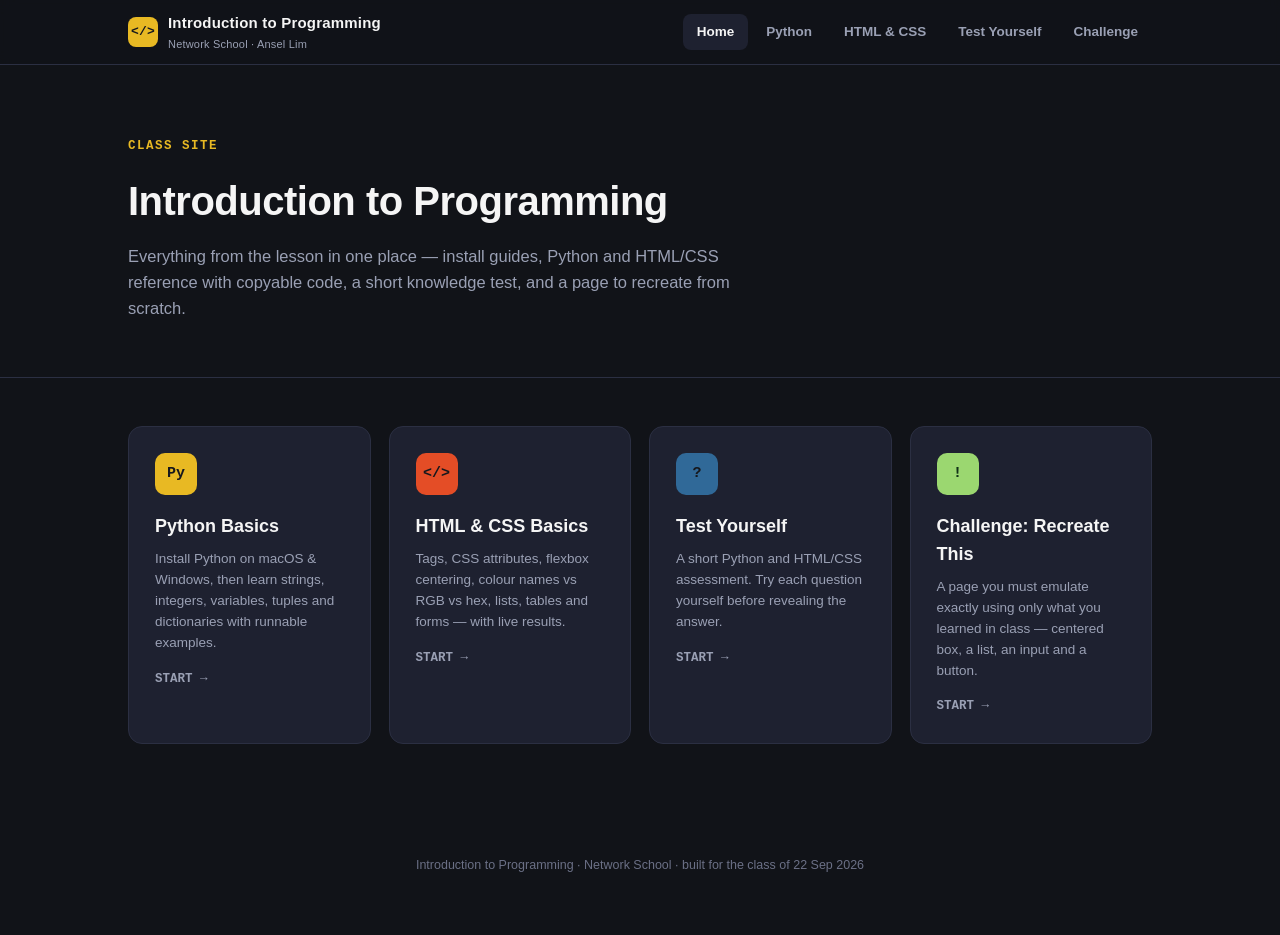
<file: index.html>
<!DOCTYPE html>
<html lang="en">
<head>
<meta charset="UTF-8">
<meta name="viewport" content="width=device-width, initial-scale=1.0">
<title>Introduction to Programming — Network School</title>
<link rel="stylesheet" href="css/style.css">
</head>
<body>

<nav class="site-nav">
  <div class="wrap">
    <div class="brand">
      <div class="tag">&lt;/&gt;</div>
      <div>Introduction to Programming<small>Network School · Ansel Lim</small></div>
    </div>
    <div class="nav-links">
      <a href="index.html" class="active">Home</a>
      <a href="python.html">Python</a>
      <a href="html.html">HTML &amp; CSS</a>
      <a href="test.html">Test Yourself</a>
      <a href="challenge.html">Challenge</a>
    </div>
  </div>
</nav>

<header class="hero">
  <div class="wrap">
    <div class="kicker">Class Site</div>
    <h1 class="page-title">Introduction to Programming</h1>
    <p class="lede">Everything from the lesson in one place — install guides, Python and HTML/CSS reference with copyable code, a short knowledge test, and a page to recreate from scratch.</p>
  </div>
</header>

<main class="wrap">
  <div class="card-grid">

    <a class="nav-card" href="python.html">
      <div class="icon" style="background:#E8B923;">Py</div>
      <h3>Python Basics</h3>
      <p>Install Python on macOS &amp; Windows, then learn strings, integers, variables, tuples and dictionaries with runnable examples.</p>
      <div class="go">START →</div>
    </a>

    <a class="nav-card" href="html.html">
      <div class="icon" style="background:#E44D26;">&lt;/&gt;</div>
      <h3>HTML &amp; CSS Basics</h3>
      <p>Tags, CSS attributes, flexbox centering, colour names vs RGB vs hex, lists, tables and forms — with live results.</p>
      <div class="go">START →</div>
    </a>

    <a class="nav-card" href="test.html">
      <div class="icon" style="background:#306998;">?</div>
      <h3>Test Yourself</h3>
      <p>A short Python and HTML/CSS assessment. Try each question yourself before revealing the answer.</p>
      <div class="go">START →</div>
    </a>

    <a class="nav-card" href="challenge.html">
      <div class="icon" style="background:#9bd770;color:#113018;">!</div>
      <h3>Challenge: Recreate This</h3>
      <p>A page you must emulate exactly using only what you learned in class — centered box, a list, an input and a button.</p>
      <div class="go">START →</div>
    </a>

  </div>
</main>

<footer>
  Introduction to Programming · Network School · built for the class of 22 Sep 2026
</footer>

<script src="js/script.js"></script>
</body>
</html>
</file>
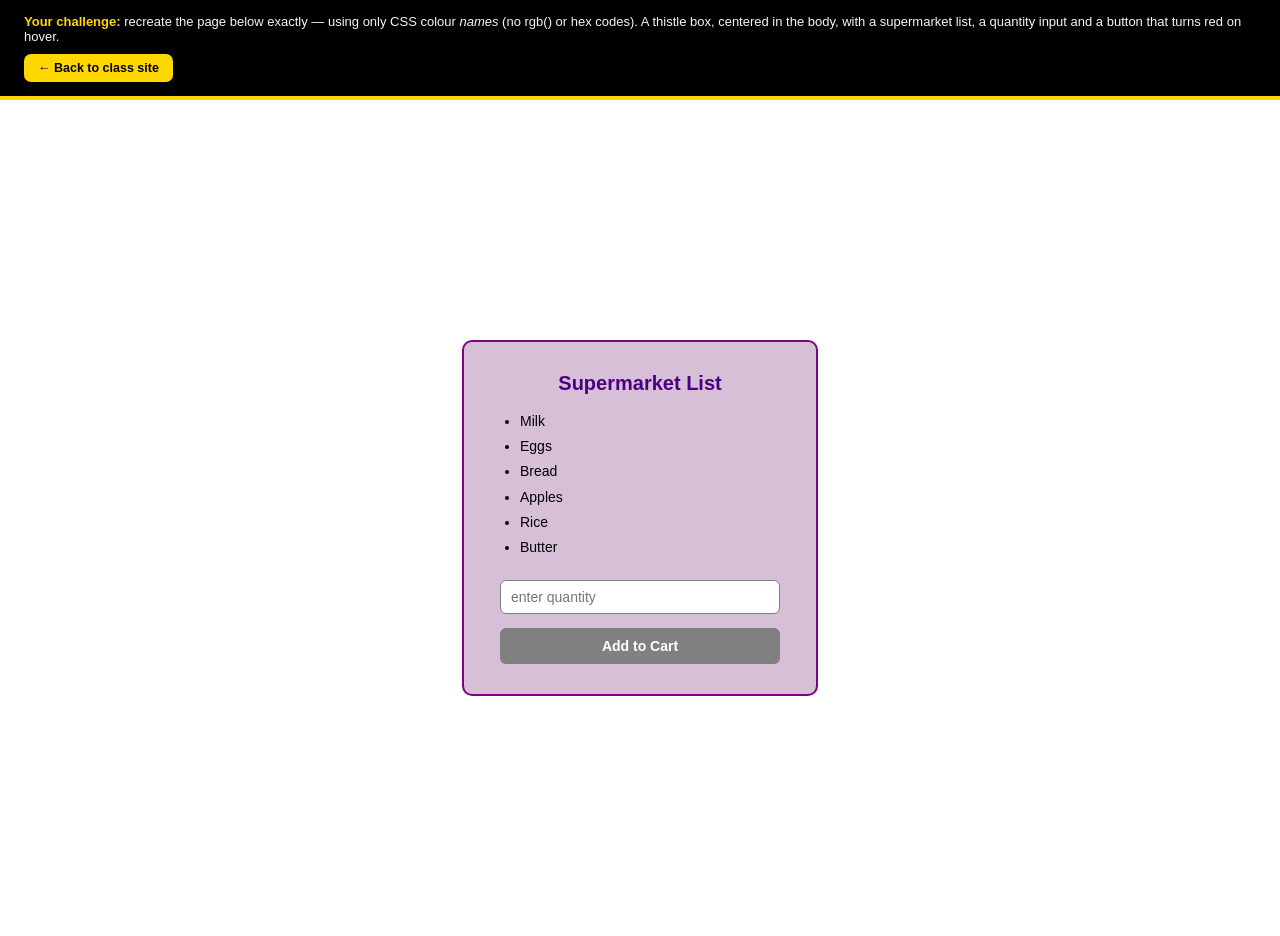
<file: challenge.html>
<!DOCTYPE html>
<html lang="en">
<head>
<meta charset="UTF-8">
<meta name="viewport" content="width=device-width, initial-scale=1.0">
<title>Challenge: Recreate This Page — Introduction to Programming</title>
<style>
  /* ---- instruction banner (site chrome, not part of the target page) ---- */
  .challenge-banner {
    font-family: -apple-system, "Segoe UI", Arial, Helvetica, sans-serif;
    background-color: black;
    color: whitesmoke;
    padding: 14px 24px;
    font-size: 13px;
    border-bottom: 4px solid gold;
    display: flex;
    align-items: center;
    justify-content: space-between;
    flex-wrap: wrap;
    gap: 10px;
  }
  .challenge-banner strong { color: gold; }
  .challenge-banner a.home-link {
    background-color: gold;
    color: black;
    padding: 7px 14px;
    border-radius: 7px;
    font-weight: bold;
    font-size: 12.5px;
    text-decoration: none;
    font-family: -apple-system, "Segoe UI", Arial, Helvetica, sans-serif;
  }

  /* =========================================================
     TARGET PAGE — this is what students must recreate exactly.
     (In your own file, these rules go on the <body> itself —
     they're written on .target-page here only so the challenge
     banner above can share this one page.)
     Only HTML colour NAMES are used below (no rgb() or hex).
     ========================================================= */
  body { margin: 0; }

  .target-page {
    background-color: white;
    display: flex;
    justify-content: center;
    align-items: center;
    min-height: calc(100vh - 64px);
    font-family: -apple-system, "Segoe UI", Arial, Helvetica, sans-serif;
  }

  .box {
    background-color: thistle;
    border: 2px solid purple;
    border-radius: 10px;
    padding: 30px 36px;
    width: 280px;
    text-align: center;
  }

  .box h2 {
    margin: 0 0 14px;
    color: indigo;
    font-size: 20px;
  }

  .box ul {
    text-align: left;
    margin: 0 0 20px;
    padding-left: 20px;
    color: black;
    font-size: 14px;
    line-height: 1.8;
  }

  .box input[type="number"] {
    width: 100%;
    padding: 8px 10px;
    margin-bottom: 14px;
    border: 1px solid gray;
    border-radius: 6px;
    font-size: 14px;
    box-sizing: border-box;
    background-color: white;
    color: black;
  }

  .box button {
    width: 100%;
    padding: 10px;
    background-color: gray;
    color: white;
    border: none;
    border-radius: 6px;
    font-size: 14px;
    font-weight: bold;
    cursor: pointer;
  }

  .box button:hover {
    background-color: red;
  }
</style>
</head>
<body>

<div class="challenge-banner">
  <div>
    <strong>Your challenge:</strong> recreate the page below exactly — using only CSS colour <em>names</em> (no rgb() or hex codes).
    A thistle box, centered in the body, with a supermarket list, a quantity input and a button that turns red on hover.
  </div>
  <a class="home-link" href="index.html">← Back to class site</a>
</div>

<div class="target-page">
  <div class="box">
    <h2>Supermarket List</h2>
    <ul>
      <li>Milk</li>
      <li>Eggs</li>
      <li>Bread</li>
      <li>Apples</li>
      <li>Rice</li>
      <li>Butter</li>
    </ul>
    <input type="number" placeholder="enter quantity" min="0" step="1">
    <button type="submit">Add to Cart</button>
  </div>
</div>

</body>
</html>
</file>
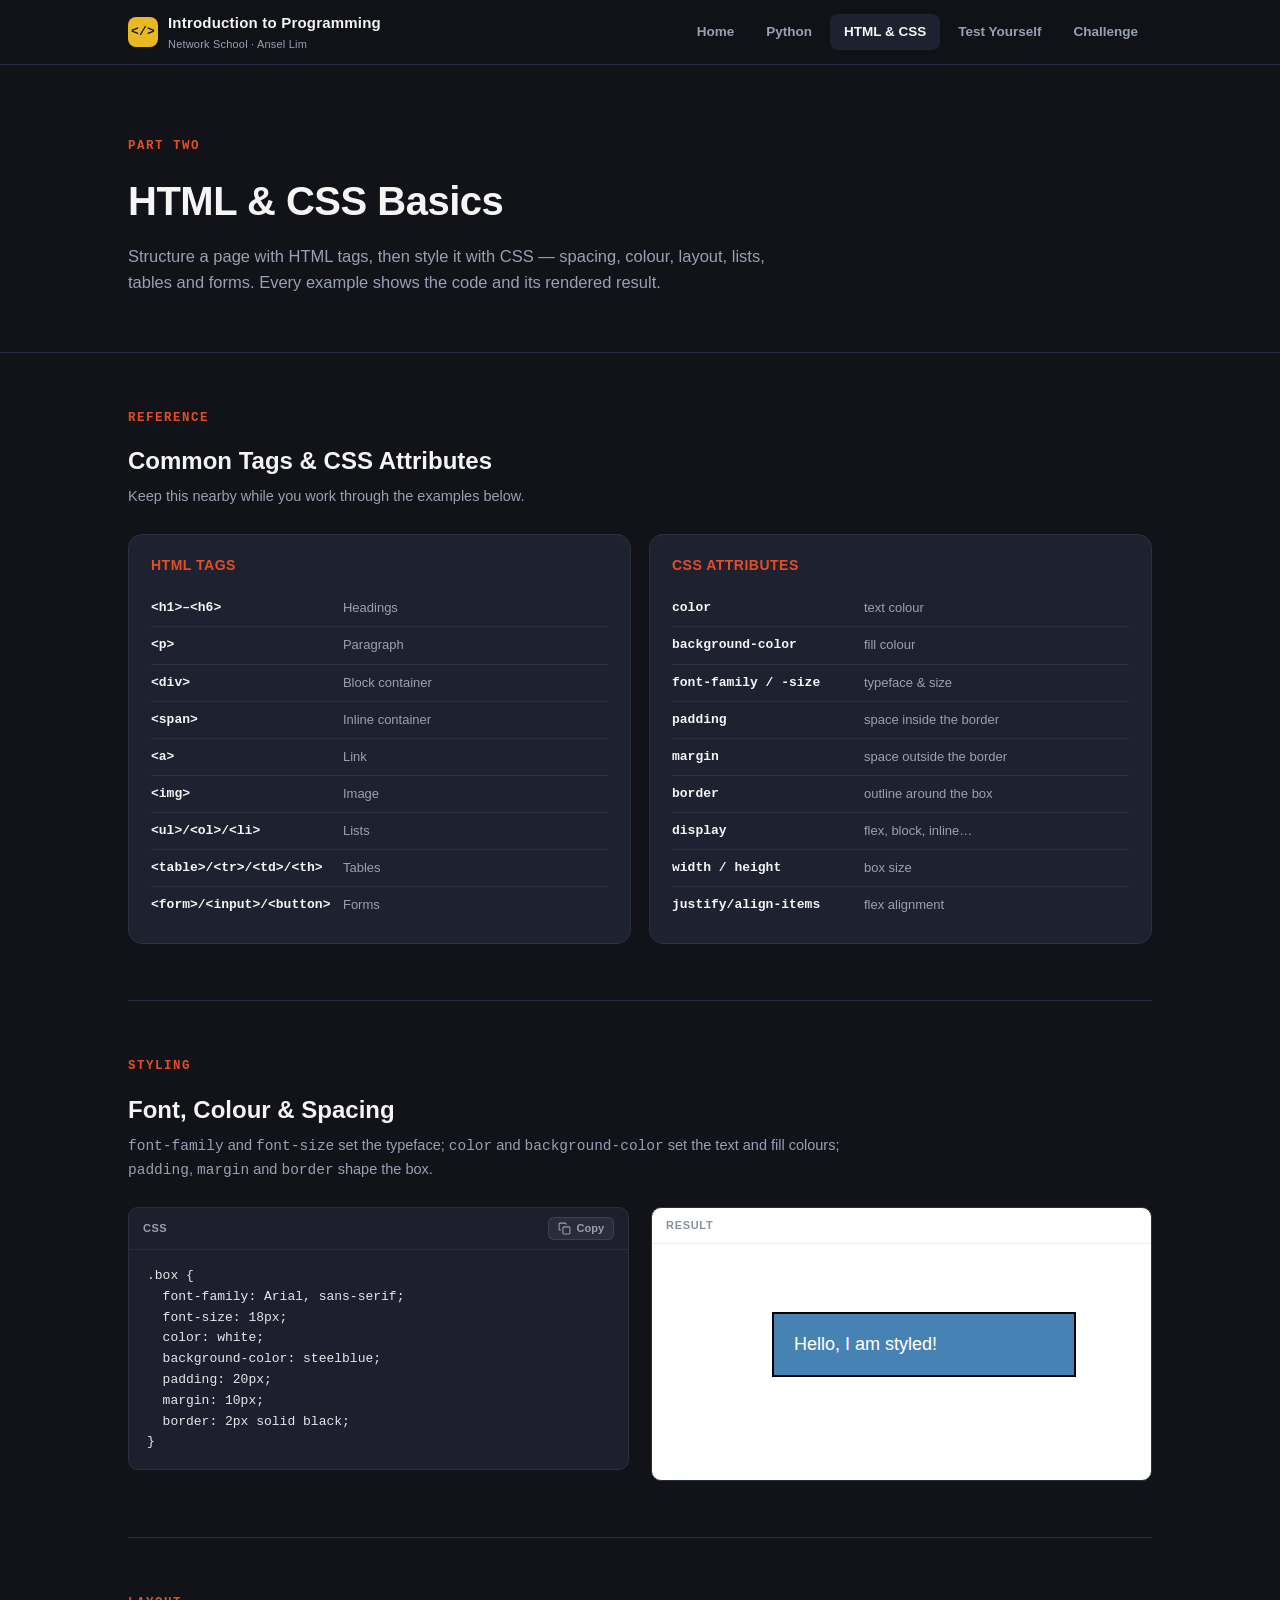
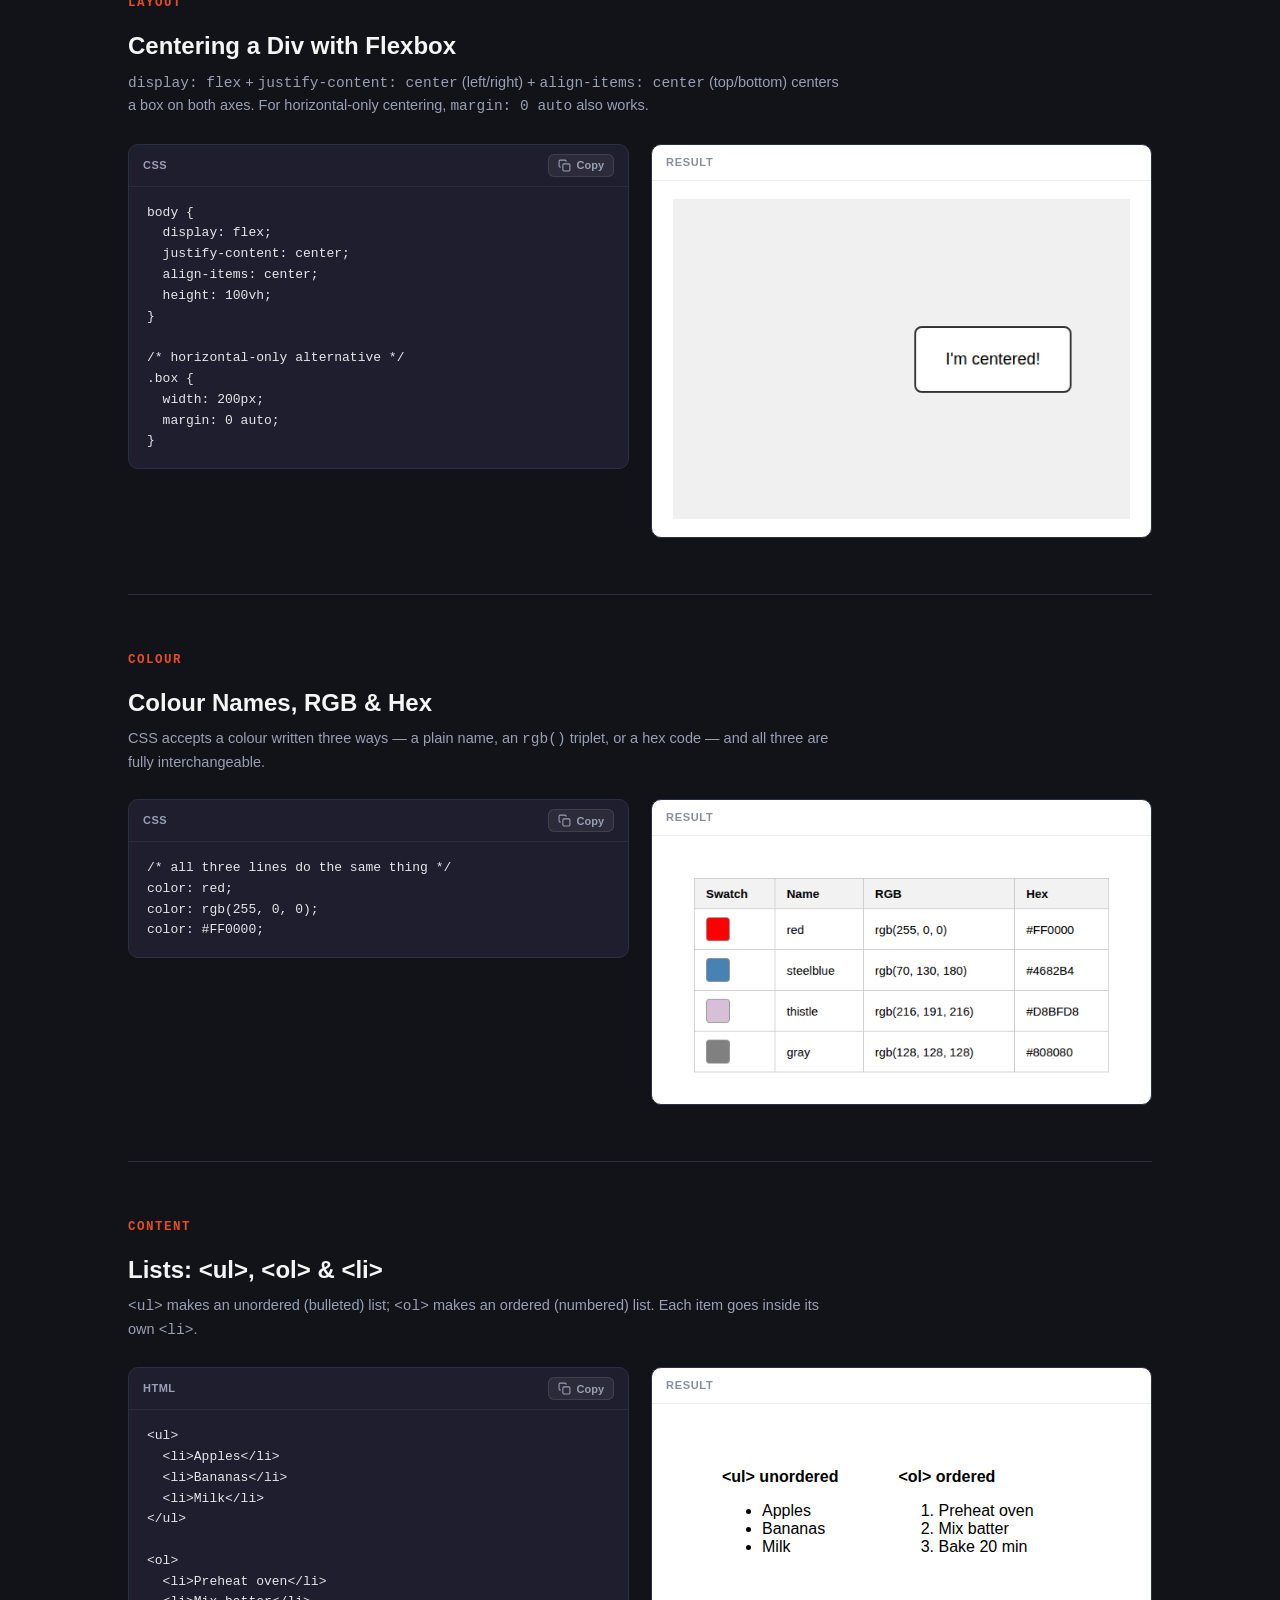
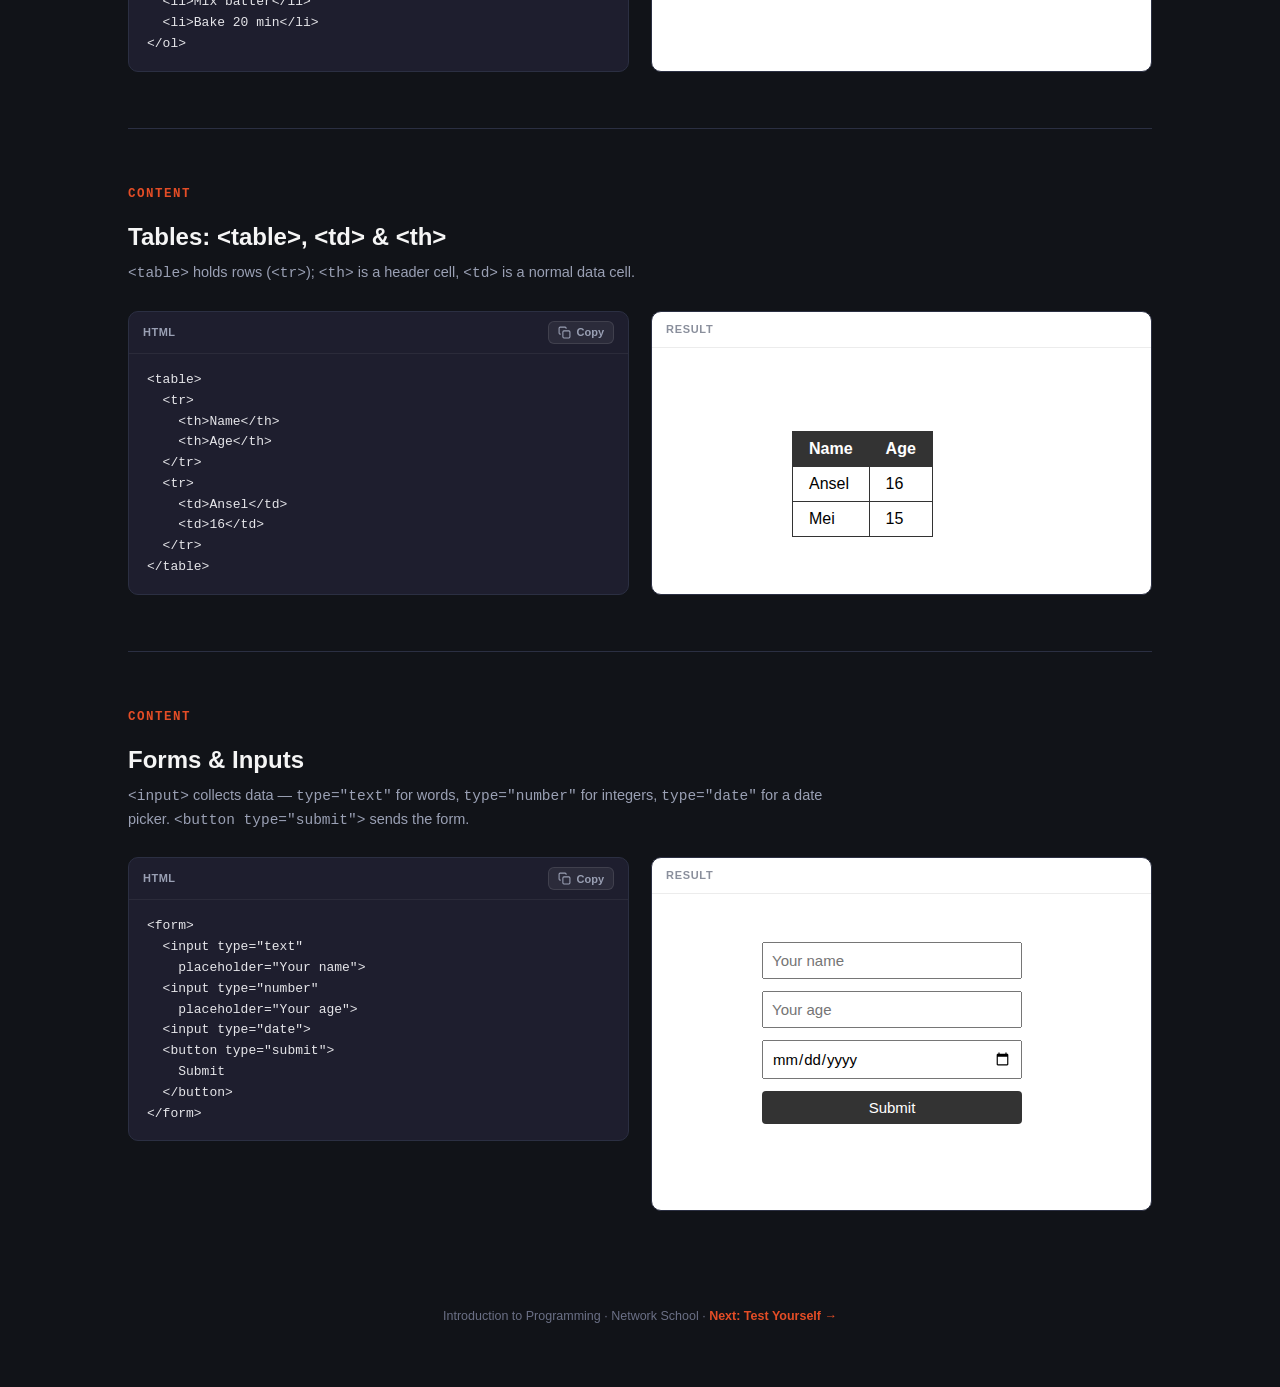
<file: html.html>
<!DOCTYPE html>
<html lang="en">
<head>
<meta charset="UTF-8">
<meta name="viewport" content="width=device-width, initial-scale=1.0">
<title>HTML &amp; CSS Basics — Introduction to Programming</title>
<link rel="stylesheet" href="css/style.css">
</head>
<body>

<nav class="site-nav">
  <div class="wrap">
    <div class="brand">
      <div class="tag">&lt;/&gt;</div>
      <div>Introduction to Programming<small>Network School · Ansel Lim</small></div>
    </div>
    <div class="nav-links">
      <a href="index.html">Home</a>
      <a href="python.html">Python</a>
      <a href="html.html" class="active">HTML &amp; CSS</a>
      <a href="test.html">Test Yourself</a>
      <a href="challenge.html">Challenge</a>
    </div>
  </div>
</nav>

<header class="hero">
  <div class="wrap">
    <div class="kicker orange">Part Two</div>
    <h1 class="page-title">HTML &amp; CSS Basics</h1>
    <p class="lede">Structure a page with HTML tags, then style it with CSS — spacing, colour, layout, lists, tables and forms. Every example shows the code and its rendered result.</p>
  </div>
</header>

<main class="wrap">

  <!-- ===================== REFERENCE ===================== -->
  <section class="lesson" id="reference">
    <div class="kicker orange">Reference</div>
    <h2>Common Tags &amp; CSS Attributes</h2>
    <p class="desc">Keep this nearby while you work through the examples below.</p>
    <div class="ref-table-wrap">
      <div class="ref-card">
        <h4>HTML Tags</h4>
        <table>
          <tr><td>&lt;h1&gt;–&lt;h6&gt;</td><td>Headings</td></tr>
          <tr><td>&lt;p&gt;</td><td>Paragraph</td></tr>
          <tr><td>&lt;div&gt;</td><td>Block container</td></tr>
          <tr><td>&lt;span&gt;</td><td>Inline container</td></tr>
          <tr><td>&lt;a&gt;</td><td>Link</td></tr>
          <tr><td>&lt;img&gt;</td><td>Image</td></tr>
          <tr><td>&lt;ul&gt;/&lt;ol&gt;/&lt;li&gt;</td><td>Lists</td></tr>
          <tr><td>&lt;table&gt;/&lt;tr&gt;/&lt;td&gt;/&lt;th&gt;</td><td>Tables</td></tr>
          <tr><td>&lt;form&gt;/&lt;input&gt;/&lt;button&gt;</td><td>Forms</td></tr>
        </table>
      </div>
      <div class="ref-card">
        <h4>CSS Attributes</h4>
        <table>
          <tr><td>color</td><td>text colour</td></tr>
          <tr><td>background-color</td><td>fill colour</td></tr>
          <tr><td>font-family / -size</td><td>typeface &amp; size</td></tr>
          <tr><td>padding</td><td>space inside the border</td></tr>
          <tr><td>margin</td><td>space outside the border</td></tr>
          <tr><td>border</td><td>outline around the box</td></tr>
          <tr><td>display</td><td>flex, block, inline…</td></tr>
          <tr><td>width / height</td><td>box size</td></tr>
          <tr><td>justify/align-items</td><td>flex alignment</td></tr>
        </table>
      </div>
    </div>
  </section>

  <!-- ===================== STYLING ===================== -->
  <section class="lesson" id="styling">
    <div class="kicker orange">Styling</div>
    <h2>Font, Colour &amp; Spacing</h2>
    <p class="desc"><code>font-family</code> and <code>font-size</code> set the typeface; <code>color</code> and <code>background-color</code> set the text and fill colours; <code>padding</code>, <code>margin</code> and <code>border</code> shape the box.</p>
    <div class="two-col">
      <div class="code-block">
        <div class="code-label"><span>CSS</span>
          <button class="copy-btn"><svg viewBox="0 0 24 24" fill="none" stroke="currentColor" stroke-width="2"><rect x="9" y="9" width="13" height="13" rx="2"></rect><path d="M5 15H4a2 2 0 0 1-2-2V4a2 2 0 0 1 2-2h9a2 2 0 0 1 2 2v1"></path></svg>Copy</button>
        </div>
        <pre><code>.box {
  font-family: Arial, sans-serif;
  font-size: 18px;
  color: white;
  background-color: steelblue;
  padding: 20px;
  margin: 10px;
  border: 2px solid black;
}</code></pre>
      </div>
      <div class="result-card">
        <div class="result-label">Result</div>
        <div class="result-body"><img src="assets/style-demo.png" alt="Styled box example result"></div>
      </div>
    </div>
  </section>

  <!-- ===================== CENTERING ===================== -->
  <section class="lesson" id="centering">
    <div class="kicker orange">Layout</div>
    <h2>Centering a Div with Flexbox</h2>
    <p class="desc"><code>display: flex</code> + <code>justify-content: center</code> (left/right) + <code>align-items: center</code> (top/bottom) centers a box on both axes. For horizontal-only centering, <code>margin: 0 auto</code> also works.</p>
    <div class="two-col">
      <div class="code-block">
        <div class="code-label"><span>CSS</span>
          <button class="copy-btn"><svg viewBox="0 0 24 24" fill="none" stroke="currentColor" stroke-width="2"><rect x="9" y="9" width="13" height="13" rx="2"></rect><path d="M5 15H4a2 2 0 0 1-2-2V4a2 2 0 0 1 2-2h9a2 2 0 0 1 2 2v1"></path></svg>Copy</button>
        </div>
        <pre><code>body {
  display: flex;
  justify-content: center;
  align-items: center;
  height: 100vh;
}

/* horizontal-only alternative */
.box {
  width: 200px;
  margin: 0 auto;
}</code></pre>
      </div>
      <div class="result-card">
        <div class="result-label">Result</div>
        <div class="result-body"><img src="assets/center-demo.png" alt="Centered box example result"></div>
      </div>
    </div>
  </section>

  <!-- ===================== COLORS ===================== -->
  <section class="lesson" id="colors">
    <div class="kicker orange">Colour</div>
    <h2>Colour Names, RGB &amp; Hex</h2>
    <p class="desc">CSS accepts a colour written three ways — a plain name, an <code>rgb()</code> triplet, or a hex code — and all three are fully interchangeable.</p>
    <div class="two-col">
      <div class="code-block">
        <div class="code-label"><span>CSS</span>
          <button class="copy-btn"><svg viewBox="0 0 24 24" fill="none" stroke="currentColor" stroke-width="2"><rect x="9" y="9" width="13" height="13" rx="2"></rect><path d="M5 15H4a2 2 0 0 1-2-2V4a2 2 0 0 1 2-2h9a2 2 0 0 1 2 2v1"></path></svg>Copy</button>
        </div>
        <pre><code>/* all three lines do the same thing */
color: red;
color: rgb(255, 0, 0);
color: #FF0000;</code></pre>
      </div>
      <div class="result-card">
        <div class="result-label">Result</div>
        <div class="result-body"><img src="assets/colors-demo.png" alt="Colour name vs rgb vs hex example result"></div>
      </div>
    </div>
  </section>

  <!-- ===================== LISTS ===================== -->
  <section class="lesson" id="lists">
    <div class="kicker orange">Content</div>
    <h2>Lists: &lt;ul&gt;, &lt;ol&gt; &amp; &lt;li&gt;</h2>
    <p class="desc"><code>&lt;ul&gt;</code> makes an unordered (bulleted) list; <code>&lt;ol&gt;</code> makes an ordered (numbered) list. Each item goes inside its own <code>&lt;li&gt;</code>.</p>
    <div class="two-col">
      <div class="code-block">
        <div class="code-label"><span>HTML</span>
          <button class="copy-btn"><svg viewBox="0 0 24 24" fill="none" stroke="currentColor" stroke-width="2"><rect x="9" y="9" width="13" height="13" rx="2"></rect><path d="M5 15H4a2 2 0 0 1-2-2V4a2 2 0 0 1 2-2h9a2 2 0 0 1 2 2v1"></path></svg>Copy</button>
        </div>
        <pre><code>&lt;ul&gt;
  &lt;li&gt;Apples&lt;/li&gt;
  &lt;li&gt;Bananas&lt;/li&gt;
  &lt;li&gt;Milk&lt;/li&gt;
&lt;/ul&gt;

&lt;ol&gt;
  &lt;li&gt;Preheat oven&lt;/li&gt;
  &lt;li&gt;Mix batter&lt;/li&gt;
  &lt;li&gt;Bake 20 min&lt;/li&gt;
&lt;/ol&gt;</code></pre>
      </div>
      <div class="result-card">
        <div class="result-label">Result</div>
        <div class="result-body"><img src="assets/lists-demo.png" alt="Ordered and unordered list example result"></div>
      </div>
    </div>
  </section>

  <!-- ===================== TABLES ===================== -->
  <section class="lesson" id="tables">
    <div class="kicker orange">Content</div>
    <h2>Tables: &lt;table&gt;, &lt;td&gt; &amp; &lt;th&gt;</h2>
    <p class="desc"><code>&lt;table&gt;</code> holds rows (<code>&lt;tr&gt;</code>); <code>&lt;th&gt;</code> is a header cell, <code>&lt;td&gt;</code> is a normal data cell.</p>
    <div class="two-col">
      <div class="code-block">
        <div class="code-label"><span>HTML</span>
          <button class="copy-btn"><svg viewBox="0 0 24 24" fill="none" stroke="currentColor" stroke-width="2"><rect x="9" y="9" width="13" height="13" rx="2"></rect><path d="M5 15H4a2 2 0 0 1-2-2V4a2 2 0 0 1 2-2h9a2 2 0 0 1 2 2v1"></path></svg>Copy</button>
        </div>
        <pre><code>&lt;table&gt;
  &lt;tr&gt;
    &lt;th&gt;Name&lt;/th&gt;
    &lt;th&gt;Age&lt;/th&gt;
  &lt;/tr&gt;
  &lt;tr&gt;
    &lt;td&gt;Ansel&lt;/td&gt;
    &lt;td&gt;16&lt;/td&gt;
  &lt;/tr&gt;
&lt;/table&gt;</code></pre>
      </div>
      <div class="result-card">
        <div class="result-label">Result</div>
        <div class="result-body"><img src="assets/table-demo.png" alt="Table example result"></div>
      </div>
    </div>
  </section>

  <!-- ===================== FORMS ===================== -->
  <section class="lesson" id="forms">
    <div class="kicker orange">Content</div>
    <h2>Forms &amp; Inputs</h2>
    <p class="desc"><code>&lt;input&gt;</code> collects data — <code>type="text"</code> for words, <code>type="number"</code> for integers, <code>type="date"</code> for a date picker. <code>&lt;button type="submit"&gt;</code> sends the form.</p>
    <div class="two-col">
      <div class="code-block">
        <div class="code-label"><span>HTML</span>
          <button class="copy-btn"><svg viewBox="0 0 24 24" fill="none" stroke="currentColor" stroke-width="2"><rect x="9" y="9" width="13" height="13" rx="2"></rect><path d="M5 15H4a2 2 0 0 1-2-2V4a2 2 0 0 1 2-2h9a2 2 0 0 1 2 2v1"></path></svg>Copy</button>
        </div>
        <pre><code>&lt;form&gt;
  &lt;input type="text"
    placeholder="Your name"&gt;
  &lt;input type="number"
    placeholder="Your age"&gt;
  &lt;input type="date"&gt;
  &lt;button type="submit"&gt;
    Submit
  &lt;/button&gt;
&lt;/form&gt;</code></pre>
      </div>
      <div class="result-card">
        <div class="result-label">Result</div>
        <div class="result-body"><img src="assets/form-demo.png" alt="Form example result"></div>
      </div>
    </div>
  </section>

</main>

<footer>
  Introduction to Programming · Network School · <a href="test.html" style="color:var(--html-orange); font-weight:700;">Next: Test Yourself →</a>
</footer>

<script src="js/script.js"></script>
</body>
</html>
</file>
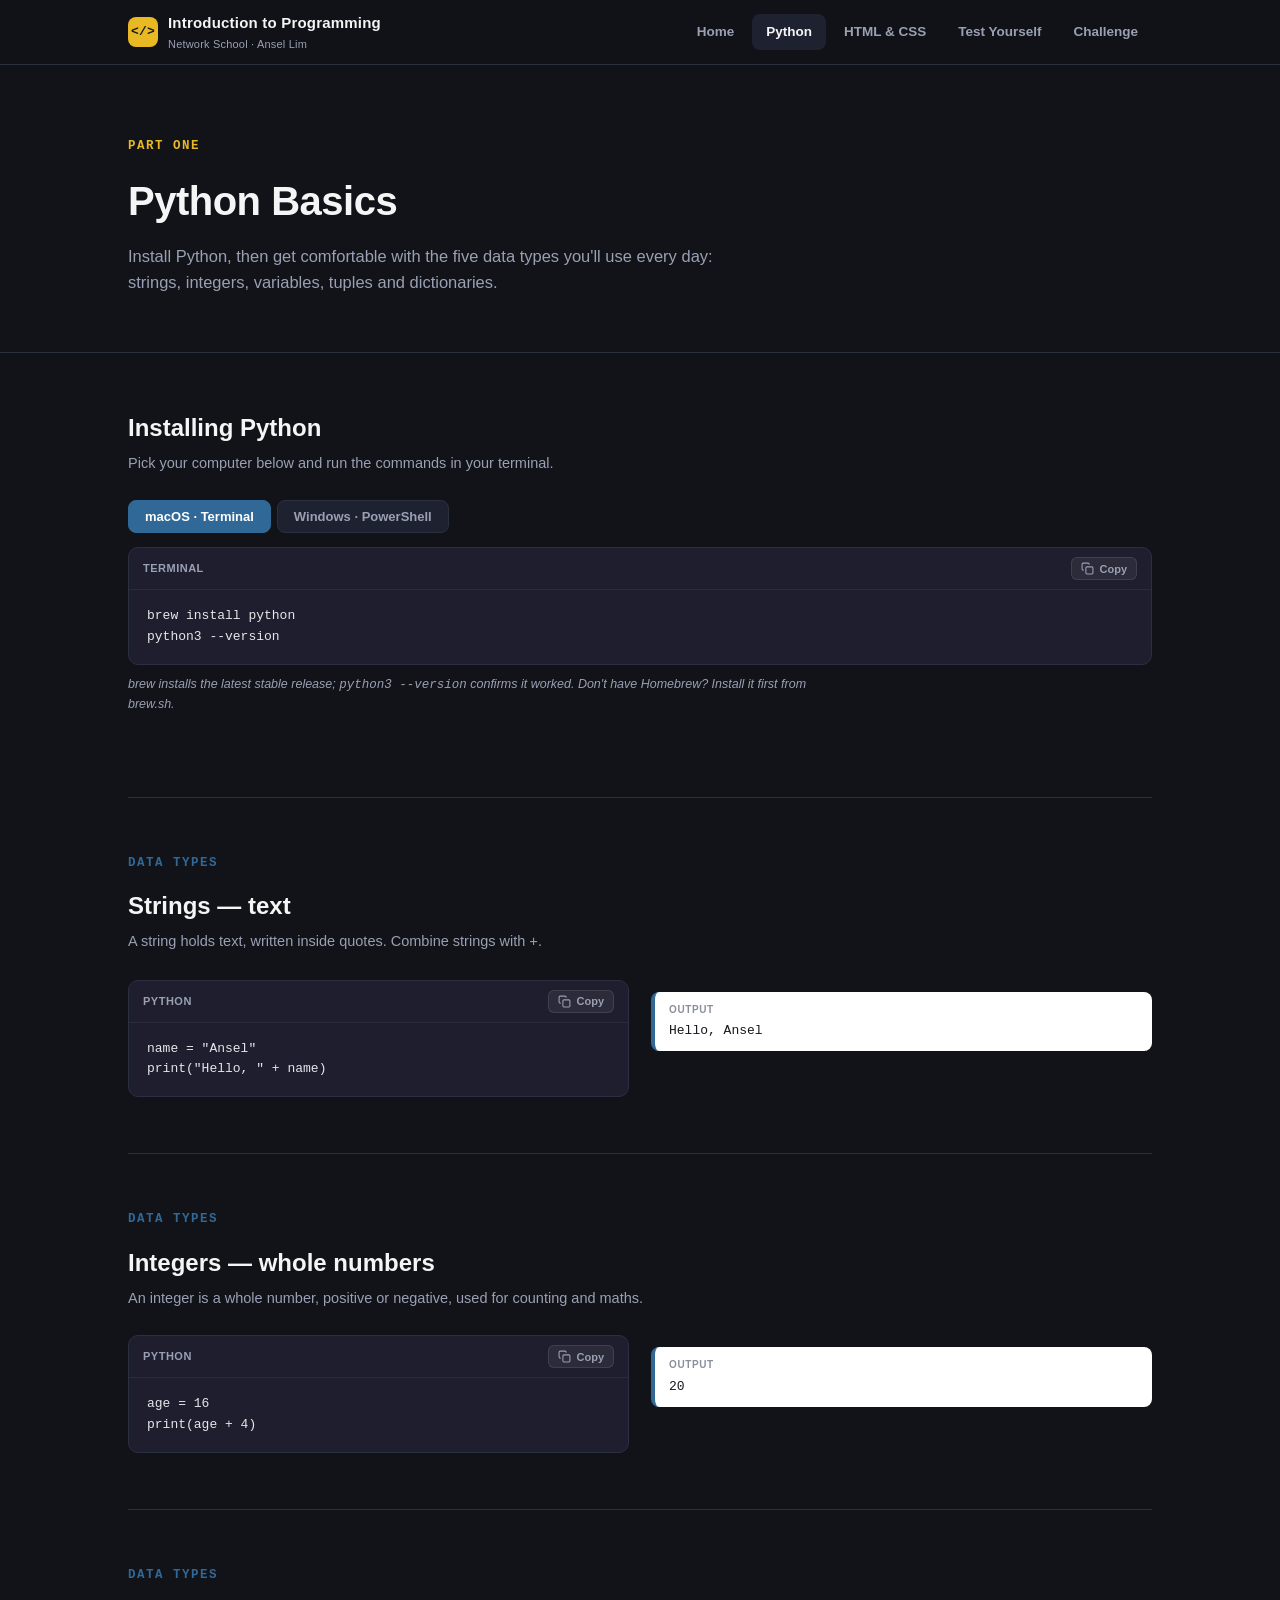
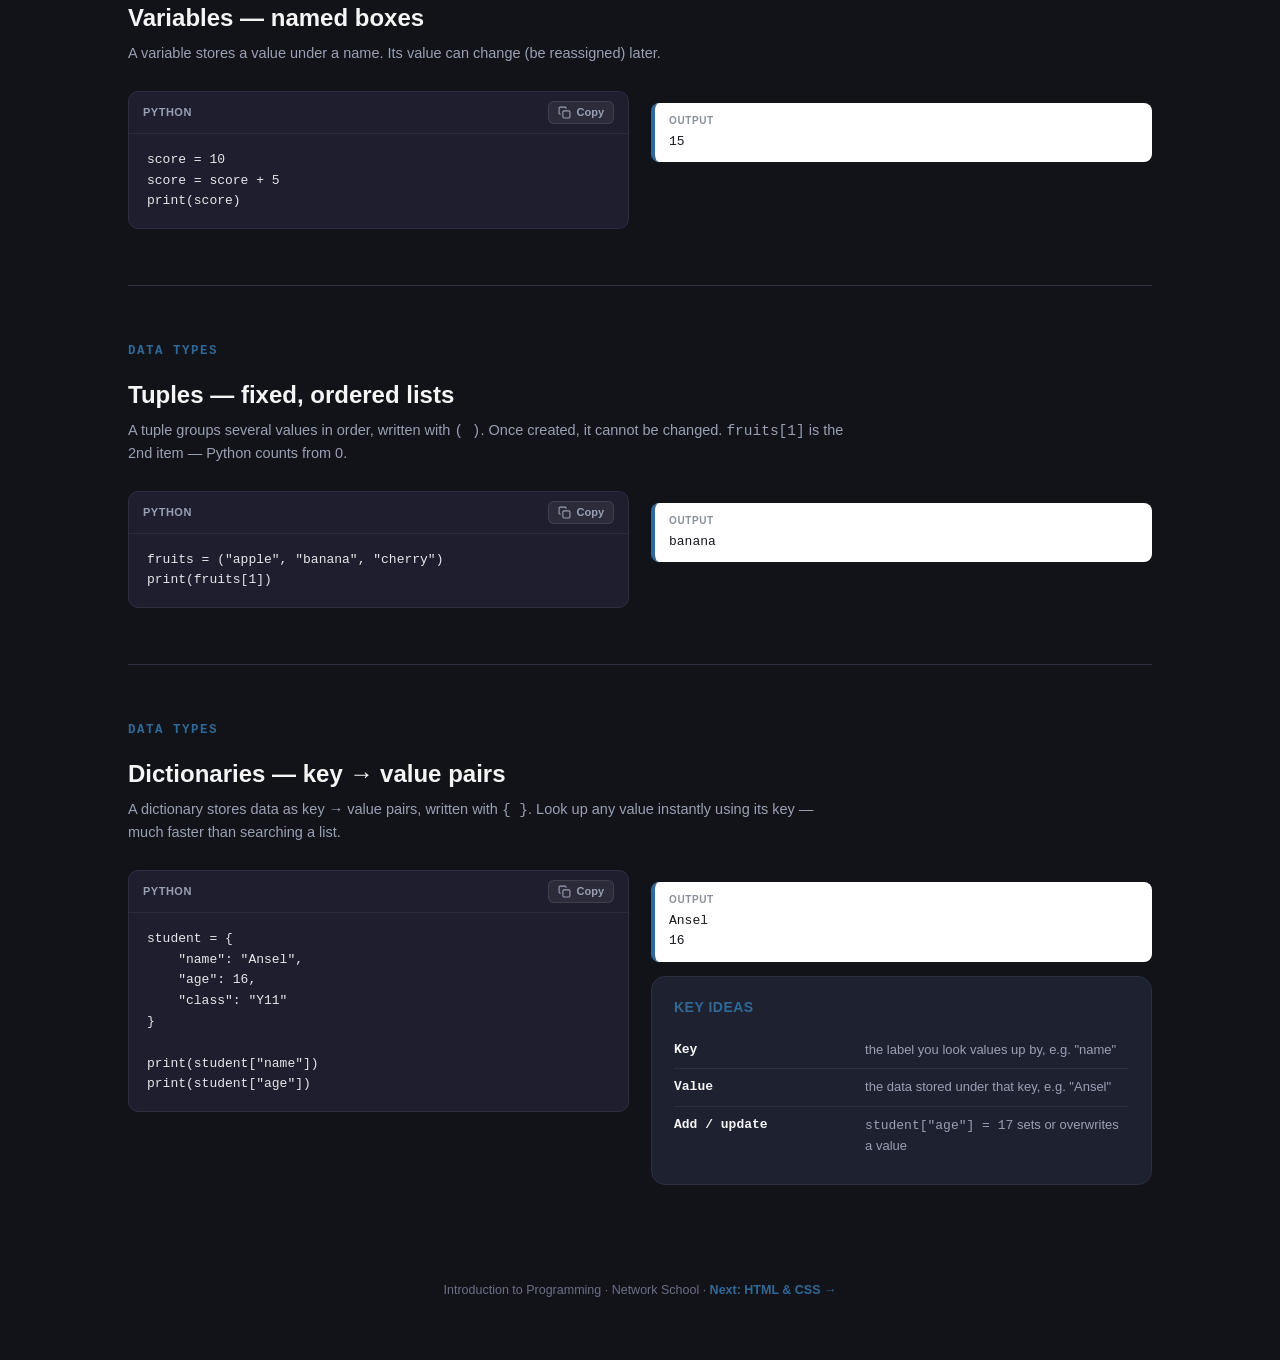
<file: python.html>
<!DOCTYPE html>
<html lang="en">
<head>
<meta charset="UTF-8">
<meta name="viewport" content="width=device-width, initial-scale=1.0">
<title>Python Basics — Introduction to Programming</title>
<link rel="stylesheet" href="css/style.css">
</head>
<body>

<nav class="site-nav">
  <div class="wrap">
    <div class="brand">
      <div class="tag">&lt;/&gt;</div>
      <div>Introduction to Programming<small>Network School · Ansel Lim</small></div>
    </div>
    <div class="nav-links">
      <a href="index.html">Home</a>
      <a href="python.html" class="active">Python</a>
      <a href="html.html">HTML &amp; CSS</a>
      <a href="test.html">Test Yourself</a>
      <a href="challenge.html">Challenge</a>
    </div>
  </div>
</nav>

<header class="hero">
  <div class="wrap">
    <div class="kicker">Part One</div>
    <h1 class="page-title">Python Basics</h1>
    <p class="lede">Install Python, then get comfortable with the five data types you'll use every day: strings, integers, variables, tuples and dictionaries.</p>
  </div>
</header>

<main class="wrap">

  <!-- ===================== INSTALL ===================== -->
  <section class="lesson" id="install">
    <h2>Installing Python</h2>
    <p class="desc">Pick your computer below and run the commands in your terminal.</p>

    <div class="tabs" data-target="install">
      <button class="tab-btn active" data-tab="mac">macOS · Terminal</button>
      <button class="tab-btn" data-tab="win">Windows · PowerShell</button>
    </div>

    <div class="tab-panel active" data-tab="mac" data-group="install">
      <div class="code-block">
        <div class="code-label">
          <span>Terminal</span>
          <button class="copy-btn">
            <svg viewBox="0 0 24 24" fill="none" stroke="currentColor" stroke-width="2"><rect x="9" y="9" width="13" height="13" rx="2"></rect><path d="M5 15H4a2 2 0 0 1-2-2V4a2 2 0 0 1 2-2h9a2 2 0 0 1 2 2v1"></path></svg>
            Copy
          </button>
        </div>
        <pre><code>brew install python
python3 --version</code></pre>
      </div>
      <p class="desc" style="margin-top:10px; font-size:12.5px;"><em>brew installs the latest stable release; <code>python3 --version</code> confirms it worked. Don't have Homebrew? Install it first from brew.sh.</em></p>
    </div>

    <div class="tab-panel" data-tab="win" data-group="install">
      <div class="code-block">
        <div class="code-label">
          <span>PowerShell</span>
          <button class="copy-btn">
            <svg viewBox="0 0 24 24" fill="none" stroke="currentColor" stroke-width="2"><rect x="9" y="9" width="13" height="13" rx="2"></rect><path d="M5 15H4a2 2 0 0 1-2-2V4a2 2 0 0 1 2-2h9a2 2 0 0 1 2 2v1"></path></svg>
            Copy
          </button>
        </div>
        <pre><code>winget install Python.Python.3.14
python --version
pip --version</code></pre>
      </div>
      <p class="desc" style="margin-top:10px; font-size:12.5px;"><em>winget installs the latest release from the Microsoft Store catalogue. Both commands confirm Python and pip are ready.</em></p>
    </div>
  </section>

  <!-- ===================== STRINGS ===================== -->
  <section class="lesson" id="strings">
    <div class="kicker blue">Data Types</div>
    <h2>Strings — text</h2>
    <p class="desc">A string holds text, written inside quotes. Combine strings with <code>+</code>.</p>
    <div class="two-col">
      <div class="code-block">
        <div class="code-label"><span>Python</span>
          <button class="copy-btn"><svg viewBox="0 0 24 24" fill="none" stroke="currentColor" stroke-width="2"><rect x="9" y="9" width="13" height="13" rx="2"></rect><path d="M5 15H4a2 2 0 0 1-2-2V4a2 2 0 0 1 2-2h9a2 2 0 0 1 2 2v1"></path></svg>Copy</button>
        </div>
        <pre><code>name = "Ansel"
print("Hello, " + name)</code></pre>
      </div>
      <div class="output-pill"><span class="label">Output</span>Hello, Ansel</div>
    </div>
  </section>

  <!-- ===================== INTEGERS ===================== -->
  <section class="lesson" id="integers">
    <div class="kicker blue">Data Types</div>
    <h2>Integers — whole numbers</h2>
    <p class="desc">An integer is a whole number, positive or negative, used for counting and maths.</p>
    <div class="two-col">
      <div class="code-block">
        <div class="code-label"><span>Python</span>
          <button class="copy-btn"><svg viewBox="0 0 24 24" fill="none" stroke="currentColor" stroke-width="2"><rect x="9" y="9" width="13" height="13" rx="2"></rect><path d="M5 15H4a2 2 0 0 1-2-2V4a2 2 0 0 1 2-2h9a2 2 0 0 1 2 2v1"></path></svg>Copy</button>
        </div>
        <pre><code>age = 16
print(age + 4)</code></pre>
      </div>
      <div class="output-pill"><span class="label">Output</span>20</div>
    </div>
  </section>

  <!-- ===================== VARIABLES ===================== -->
  <section class="lesson" id="variables">
    <div class="kicker blue">Data Types</div>
    <h2>Variables — named boxes</h2>
    <p class="desc">A variable stores a value under a name. Its value can change (be reassigned) later.</p>
    <div class="two-col">
      <div class="code-block">
        <div class="code-label"><span>Python</span>
          <button class="copy-btn"><svg viewBox="0 0 24 24" fill="none" stroke="currentColor" stroke-width="2"><rect x="9" y="9" width="13" height="13" rx="2"></rect><path d="M5 15H4a2 2 0 0 1-2-2V4a2 2 0 0 1 2-2h9a2 2 0 0 1 2 2v1"></path></svg>Copy</button>
        </div>
        <pre><code>score = 10
score = score + 5
print(score)</code></pre>
      </div>
      <div class="output-pill"><span class="label">Output</span>15</div>
    </div>
  </section>

  <!-- ===================== TUPLES ===================== -->
  <section class="lesson" id="tuples">
    <div class="kicker blue">Data Types</div>
    <h2>Tuples — fixed, ordered lists</h2>
    <p class="desc">A tuple groups several values in order, written with <code>( )</code>. Once created, it cannot be changed. <code>fruits[1]</code> is the 2nd item — Python counts from 0.</p>
    <div class="two-col">
      <div class="code-block">
        <div class="code-label"><span>Python</span>
          <button class="copy-btn"><svg viewBox="0 0 24 24" fill="none" stroke="currentColor" stroke-width="2"><rect x="9" y="9" width="13" height="13" rx="2"></rect><path d="M5 15H4a2 2 0 0 1-2-2V4a2 2 0 0 1 2-2h9a2 2 0 0 1 2 2v1"></path></svg>Copy</button>
        </div>
        <pre><code>fruits = ("apple", "banana", "cherry")
print(fruits[1])</code></pre>
      </div>
      <div class="output-pill"><span class="label">Output</span>banana</div>
    </div>
  </section>

  <!-- ===================== DICTIONARIES ===================== -->
  <section class="lesson" id="dictionaries">
    <div class="kicker blue">Data Types</div>
    <h2>Dictionaries — key → value pairs</h2>
    <p class="desc">A dictionary stores data as key → value pairs, written with <code>{ }</code>. Look up any value instantly using its key — much faster than searching a list.</p>
    <div class="two-col">
      <div class="code-block">
        <div class="code-label"><span>Python</span>
          <button class="copy-btn"><svg viewBox="0 0 24 24" fill="none" stroke="currentColor" stroke-width="2"><rect x="9" y="9" width="13" height="13" rx="2"></rect><path d="M5 15H4a2 2 0 0 1-2-2V4a2 2 0 0 1 2-2h9a2 2 0 0 1 2 2v1"></path></svg>Copy</button>
        </div>
        <pre><code>student = {
    "name": "Ansel",
    "age": 16,
    "class": "Y11"
}

print(student["name"])
print(student["age"])</code></pre>
      </div>
      <div>
        <div class="output-pill"><span class="label">Output</span>Ansel<br>16</div>
        <div class="ref-card" style="margin-top:14px;">
          <h4 style="color:var(--py-blue);">Key ideas</h4>
          <table>
            <tr><td>Key</td><td>the label you look values up by, e.g. "name"</td></tr>
            <tr><td>Value</td><td>the data stored under that key, e.g. "Ansel"</td></tr>
            <tr><td>Add / update</td><td><code>student["age"] = 17</code> sets or overwrites a value</td></tr>
          </table>
        </div>
      </div>
    </div>
  </section>

</main>

<footer>
  Introduction to Programming · Network School · <a href="html.html" style="color:var(--py-blue); font-weight:700;">Next: HTML &amp; CSS →</a>
</footer>

<script src="js/script.js"></script>
</body>
</html>
</file>
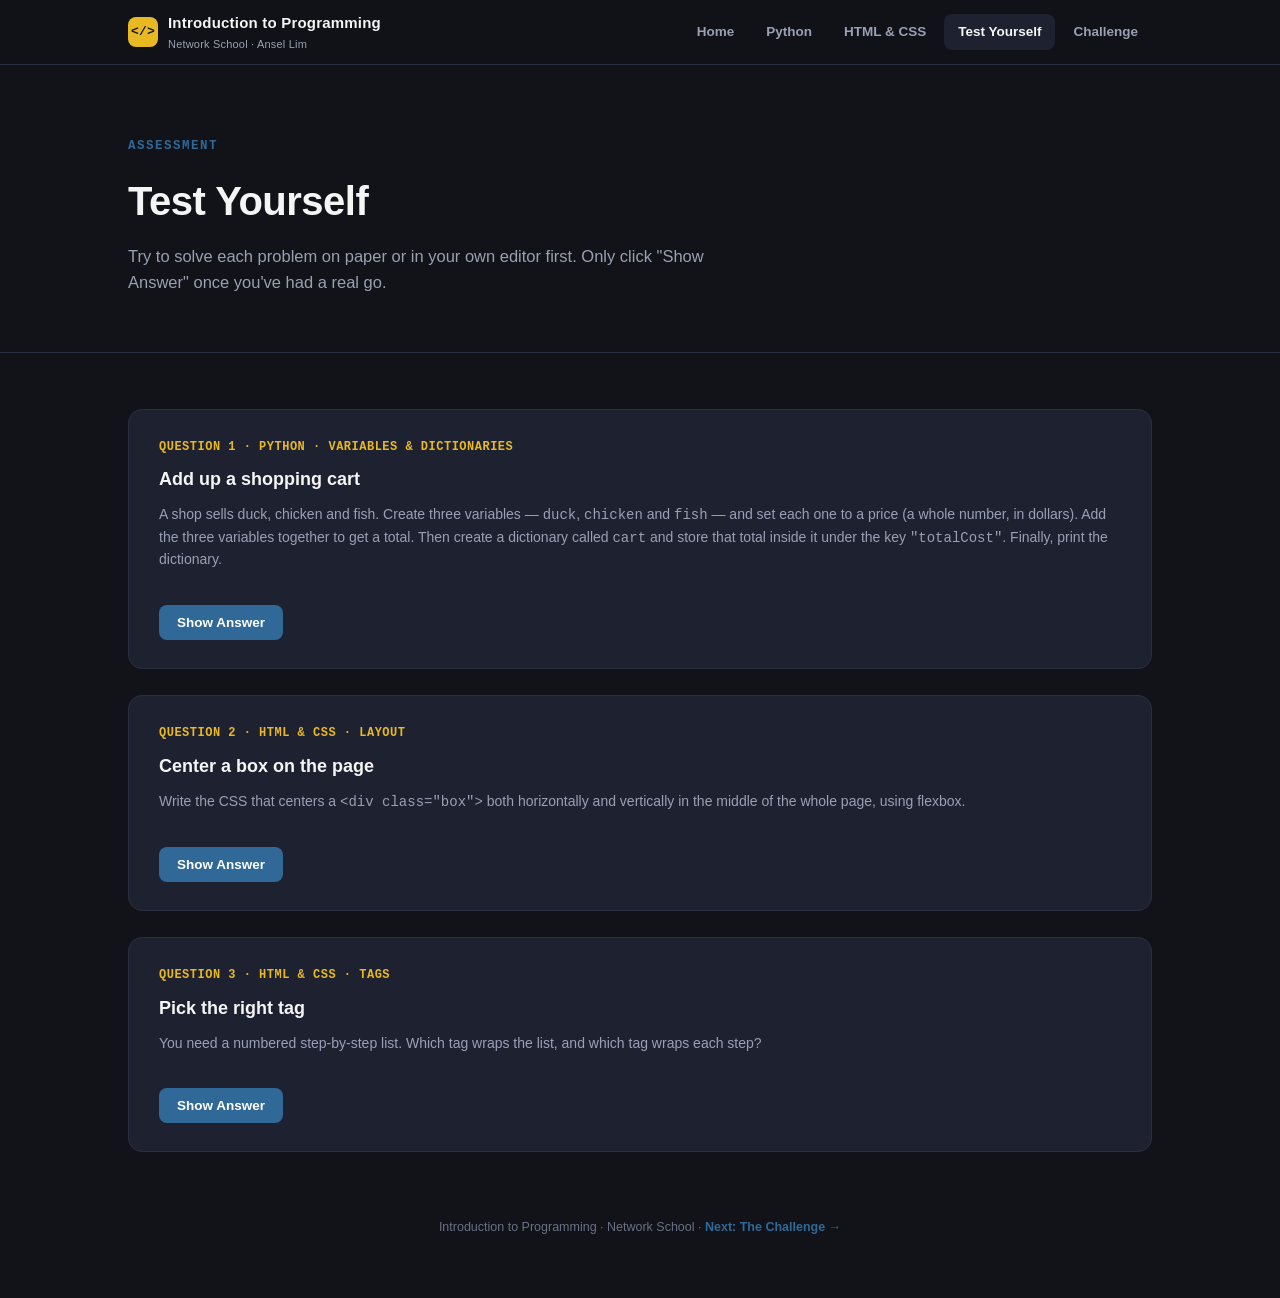
<file: test.html>
<!DOCTYPE html>
<html lang="en">
<head>
<meta charset="UTF-8">
<meta name="viewport" content="width=device-width, initial-scale=1.0">
<title>Test Yourself — Introduction to Programming</title>
<link rel="stylesheet" href="css/style.css">
</head>
<body>

<nav class="site-nav">
  <div class="wrap">
    <div class="brand">
      <div class="tag">&lt;/&gt;</div>
      <div>Introduction to Programming<small>Network School · Ansel Lim</small></div>
    </div>
    <div class="nav-links">
      <a href="index.html">Home</a>
      <a href="python.html">Python</a>
      <a href="html.html">HTML &amp; CSS</a>
      <a href="test.html" class="active">Test Yourself</a>
      <a href="challenge.html">Challenge</a>
    </div>
  </div>
</nav>

<header class="hero">
  <div class="wrap">
    <div class="kicker blue">Assessment</div>
    <h1 class="page-title">Test Yourself</h1>
    <p class="lede">Try to solve each problem on paper or in your own editor first. Only click "Show Answer" once you've had a real go.</p>
  </div>
</header>

<main class="wrap">

  <section class="lesson" id="q1" style="border-bottom:none; padding-bottom:0;">

    <div class="question-card">
      <div class="q-num">QUESTION 1 · PYTHON · VARIABLES &amp; DICTIONARIES</div>
      <h3>Add up a shopping cart</h3>
      <p class="prompt">
        A shop sells duck, chicken and fish. Create three variables — <code>duck</code>, <code>chicken</code> and <code>fish</code> —
        and set each one to a price (a whole number, in dollars). Add the three variables together to get a total.
        Then create a dictionary called <code>cart</code> and store that total inside it under the key
        <code>"totalCost"</code>. Finally, print the dictionary.
      </p>

      <button class="reveal-btn" data-target="answer-1">Show Answer</button>

      <div class="answer-box" id="answer-1">
        <div class="answer-tag">Solution</div>
        <div class="code-block">
          <div class="code-label"><span>Python</span>
            <button class="copy-btn"><svg viewBox="0 0 24 24" fill="none" stroke="currentColor" stroke-width="2"><rect x="9" y="9" width="13" height="13" rx="2"></rect><path d="M5 15H4a2 2 0 0 1-2-2V4a2 2 0 0 1 2-2h9a2 2 0 0 1 2 2v1"></path></svg>Copy</button>
          </div>
          <pre><code>duck = 18
chicken = 9
fish = 12

total = duck + chicken + fish

cart = {}
cart["totalCost"] = total

print(cart)</code></pre>
        </div>
        <div class="output-pill"><span class="label">Output</span>{'totalCost': 39}</div>
        <p class="desc" style="margin:14px 0 0; font-size:12.5px;">Any three prices work — what matters is that <code>duck + chicken + fish</code> is stored under the <code>"totalCost"</code> key of the dictionary.</p>
      </div>
    </div>

    <div class="question-card">
      <div class="q-num">QUESTION 2 · HTML &amp; CSS · LAYOUT</div>
      <h3>Center a box on the page</h3>
      <p class="prompt">
        Write the CSS that centers a <code>&lt;div class="box"&gt;</code> both horizontally and vertically in the middle
        of the whole page, using flexbox.
      </p>

      <button class="reveal-btn" data-target="answer-2">Show Answer</button>

      <div class="answer-box" id="answer-2">
        <div class="answer-tag">Solution</div>
        <div class="code-block">
          <div class="code-label"><span>CSS</span>
            <button class="copy-btn"><svg viewBox="0 0 24 24" fill="none" stroke="currentColor" stroke-width="2"><rect x="9" y="9" width="13" height="13" rx="2"></rect><path d="M5 15H4a2 2 0 0 1-2-2V4a2 2 0 0 1 2-2h9a2 2 0 0 1 2 2v1"></path></svg>Copy</button>
          </div>
          <pre><code>body {
  display: flex;
  justify-content: center;
  align-items: center;
  height: 100vh;
}</code></pre>
        </div>
        <p class="desc" style="margin:14px 0 0; font-size:12.5px;"><code>justify-content: center</code> centers left/right, <code>align-items: center</code> centers top/bottom.</p>
      </div>
    </div>

    <div class="question-card">
      <div class="q-num">QUESTION 3 · HTML &amp; CSS · TAGS</div>
      <h3>Pick the right tag</h3>
      <p class="prompt">
        You need a numbered step-by-step list. Which tag wraps the list, and which tag wraps each step?
      </p>

      <button class="reveal-btn" data-target="answer-3">Show Answer</button>

      <div class="answer-box" id="answer-3">
        <div class="answer-tag">Solution</div>
        <div class="code-block">
          <div class="code-label"><span>HTML</span>
            <button class="copy-btn"><svg viewBox="0 0 24 24" fill="none" stroke="currentColor" stroke-width="2"><rect x="9" y="9" width="13" height="13" rx="2"></rect><path d="M5 15H4a2 2 0 0 1-2-2V4a2 2 0 0 1 2-2h9a2 2 0 0 1 2 2v1"></path></svg>Copy</button>
          </div>
          <pre><code>&lt;ol&gt;
  &lt;li&gt;Preheat oven&lt;/li&gt;
  &lt;li&gt;Mix batter&lt;/li&gt;
  &lt;li&gt;Bake 20 min&lt;/li&gt;
&lt;/ol&gt;</code></pre>
        </div>
        <p class="desc" style="margin:14px 0 0; font-size:12.5px;"><code>&lt;ol&gt;</code> — an ordered (numbered) list. If order didn't matter, <code>&lt;ul&gt;</code> (bulleted) would be correct instead. Each step is an <code>&lt;li&gt;</code> either way.</p>
      </div>
    </div>

  </section>

</main>

<footer>
  Introduction to Programming · Network School · <a href="challenge.html" style="color:var(--py-blue); font-weight:700;">Next: The Challenge →</a>
</footer>

<script src="js/script.js"></script>
</body>
</html>
</file>
<file: css/style.css>
/* ============================================================
   Introduction to Programming — Network School
   Shared stylesheet
   ============================================================ */

:root {
  --ink: #16181d;
  --dark: #111318;
  --card: #1e2130;
  --card-hover: #262a3d;
  --border: #2b2f42;
  --py-blue: #306998;
  --py-yellow: #e8b923;
  --html-orange: #e44d26;
  --text: #f5f5f5;
  --muted: #9aa0b4;
  --muted-2: #6b7086;
  --code-bg: #1e1e2e;
  --code-text: #e6e6ea;
  --green: #9bd770;
  --white: #ffffff;
  --radius: 14px;
  --maxw: 1080px;
}

* { box-sizing: border-box; }

html { scroll-behavior: smooth; }

body {
  margin: 0;
  background: var(--dark);
  color: var(--text);
  font-family: -apple-system, "Segoe UI", Arial, Helvetica, sans-serif;
  line-height: 1.55;
  -webkit-font-smoothing: antialiased;
}

code, pre, .mono {
  font-family: "SFMono-Regular", Consolas, "Courier New", monospace;
}

a { color: inherit; text-decoration: none; }

.wrap {
  max-width: var(--maxw);
  margin: 0 auto;
  padding: 0 28px;
}

/* ---------- Nav ---------- */
.site-nav {
  position: sticky;
  top: 0;
  z-index: 50;
  background: rgba(17, 19, 24, 0.92);
  backdrop-filter: saturate(140%) blur(8px);
  border-bottom: 1px solid var(--border);
}

.site-nav .wrap {
  display: flex;
  align-items: center;
  justify-content: space-between;
  height: 64px;
}

.brand {
  display: flex;
  align-items: center;
  gap: 10px;
  font-weight: 700;
  font-size: 15px;
  letter-spacing: 0.2px;
}

.brand .tag {
  width: 30px;
  height: 30px;
  border-radius: 8px;
  background: var(--py-yellow);
  color: var(--ink);
  display: flex;
  align-items: center;
  justify-content: center;
  font-family: "SFMono-Regular", Consolas, "Courier New", monospace;
  font-size: 13px;
  font-weight: 700;
}

.brand small {
  display: block;
  font-weight: 400;
  color: var(--muted);
  font-size: 11px;
  margin-top: 1px;
}

.nav-links {
  display: flex;
  gap: 4px;
}

.nav-links a {
  padding: 8px 14px;
  border-radius: 8px;
  font-size: 13.5px;
  color: var(--muted);
  font-weight: 600;
}

.nav-links a:hover { color: var(--text); background: var(--card); }
.nav-links a.active { color: var(--text); background: var(--card); }

/* ---------- Hero ---------- */
.hero {
  padding: 72px 0 56px;
  border-bottom: 1px solid var(--border);
}

.kicker {
  font-family: "SFMono-Regular", Consolas, "Courier New", monospace;
  font-size: 12.5px;
  font-weight: 700;
  letter-spacing: 1.5px;
  text-transform: uppercase;
  color: var(--py-yellow);
  margin-bottom: 14px;
}

.kicker.orange { color: var(--html-orange); }
.kicker.blue { color: var(--py-blue); }

h1.page-title {
  font-size: 40px;
  margin: 0 0 12px;
  font-weight: 800;
  letter-spacing: -0.5px;
}

.lede {
  font-size: 16.5px;
  color: var(--muted);
  max-width: 640px;
  margin: 0;
}

/* ---------- Cards / grid (index) ---------- */
.card-grid {
  display: grid;
  grid-template-columns: repeat(auto-fit, minmax(240px, 1fr));
  gap: 18px;
  padding: 48px 0 72px;
}

.nav-card {
  display: block;
  background: var(--card);
  border: 1px solid var(--border);
  border-radius: var(--radius);
  padding: 26px;
  transition: transform 0.15s ease, background 0.15s ease, border-color 0.15s ease;
}

.nav-card:hover {
  background: var(--card-hover);
  border-color: var(--muted-2);
  transform: translateY(-2px);
}

.nav-card .icon {
  width: 42px;
  height: 42px;
  border-radius: 10px;
  display: flex;
  align-items: center;
  justify-content: center;
  font-family: "SFMono-Regular", Consolas, "Courier New", monospace;
  font-weight: 700;
  font-size: 15px;
  margin-bottom: 18px;
  color: var(--ink);
}

.nav-card h3 {
  margin: 0 0 8px;
  font-size: 18px;
}

.nav-card p {
  margin: 0;
  font-size: 13.5px;
  color: var(--muted);
}

.nav-card .go {
  margin-top: 16px;
  font-size: 12.5px;
  font-weight: 700;
  color: var(--muted);
  font-family: "SFMono-Regular", Consolas, "Courier New", monospace;
}

/* ---------- Sections ---------- */
section.lesson {
  padding: 56px 0;
  border-bottom: 1px solid var(--border);
}

section.lesson:last-of-type { border-bottom: none; }

.lesson h2 {
  font-size: 24px;
  margin: 0 0 6px;
}

.lesson .desc {
  color: var(--muted);
  font-size: 14.5px;
  max-width: 720px;
  margin: 0 0 26px;
}

.two-col {
  display: grid;
  grid-template-columns: 1fr 1fr;
  gap: 22px;
  align-items: start;
}

@media (max-width: 820px) {
  .two-col { grid-template-columns: 1fr; }
  .card-grid { grid-template-columns: 1fr; }
  h1.page-title { font-size: 30px; }
  .site-nav .wrap { flex-wrap: wrap; height: auto; padding: 12px 20px; gap: 8px; }
  .nav-links { flex-wrap: wrap; }
}

/* ---------- Code block + copy button ---------- */
.code-block {
  position: relative;
  background: var(--code-bg);
  border: 1px solid var(--border);
  border-radius: 10px;
  overflow: hidden;
}

.code-block .code-label {
  display: flex;
  align-items: center;
  justify-content: space-between;
  padding: 9px 14px;
  border-bottom: 1px solid rgba(255,255,255,0.06);
  font-size: 11px;
  color: var(--muted);
  font-weight: 700;
  letter-spacing: 0.5px;
  text-transform: uppercase;
}

.code-block pre {
  margin: 0;
  padding: 16px 18px;
  overflow-x: auto;
  font-size: 13px;
  line-height: 1.6;
  color: var(--code-text);
}

.copy-btn {
  display: flex;
  align-items: center;
  gap: 6px;
  background: rgba(255,255,255,0.06);
  border: 1px solid rgba(255,255,255,0.1);
  color: var(--muted);
  border-radius: 6px;
  padding: 4px 9px;
  font-size: 11px;
  font-weight: 600;
  cursor: pointer;
  transition: background 0.12s ease, color 0.12s ease;
}

.copy-btn:hover { background: rgba(255,255,255,0.12); color: var(--text); }
.copy-btn.copied { background: var(--green); color: #113018; border-color: var(--green); }
.copy-btn svg { width: 13px; height: 13px; display: block; }

/* ---------- Output pill ---------- */
.output-pill {
  margin-top: 12px;
  background: var(--white);
  color: var(--ink);
  border-radius: 8px;
  padding: 10px 14px;
  font-family: "SFMono-Regular", Consolas, "Courier New", monospace;
  font-size: 13px;
  border-left: 4px solid var(--py-blue);
}

.output-pill .label {
  display: block;
  font-family: -apple-system, Arial, sans-serif;
  font-size: 10px;
  text-transform: uppercase;
  letter-spacing: 0.6px;
  color: #8a8f9c;
  font-weight: 700;
  margin-bottom: 4px;
}

/* ---------- Result / screenshot card ---------- */
.result-card {
  background: var(--white);
  border-radius: 10px;
  overflow: hidden;
  border: 1px solid var(--border);
  height: 100%;
  display: flex;
  flex-direction: column;
}

.result-card .result-label {
  padding: 9px 14px;
  font-size: 11px;
  font-weight: 700;
  letter-spacing: 0.7px;
  text-transform: uppercase;
  color: #8a8f9c;
  border-bottom: 1px solid #ececec;
}

.result-card .result-body {
  flex: 1;
  display: flex;
  align-items: center;
  justify-content: center;
  padding: 18px;
}

.result-card img {
  max-width: 100%;
  max-height: 320px;
  display: block;
}

/* ---------- Reference tables ---------- */
.ref-table-wrap {
  display: grid;
  grid-template-columns: 1fr 1fr;
  gap: 18px;
}

.ref-card {
  background: var(--card);
  border: 1px solid var(--border);
  border-radius: var(--radius);
  padding: 20px 22px;
}

.ref-card h4 {
  margin: 0 0 14px;
  font-size: 14px;
  color: var(--html-orange);
  text-transform: uppercase;
  letter-spacing: 0.5px;
}

.ref-card table { width: 100%; border-collapse: collapse; }

.ref-card td {
  padding: 8px 0;
  font-size: 13px;
  border-bottom: 1px solid var(--border);
  vertical-align: top;
}

.ref-card tr:last-child td { border-bottom: none; }

.ref-card td:first-child {
  font-family: "SFMono-Regular", Consolas, "Courier New", monospace;
  font-weight: 700;
  color: var(--text);
  width: 42%;
  padding-right: 10px;
}

.ref-card td:last-child { color: var(--muted); }

/* ---------- Install tabs ---------- */
.tabs { display: flex; gap: 6px; margin-bottom: 14px; }

.tab-btn {
  background: var(--card);
  border: 1px solid var(--border);
  color: var(--muted);
  padding: 8px 16px;
  border-radius: 8px;
  font-size: 13px;
  font-weight: 700;
  cursor: pointer;
}

.tab-btn.active { background: var(--py-blue); color: var(--white); border-color: var(--py-blue); }
.tab-panel { display: none; }
.tab-panel.active { display: block; }

/* ---------- Assessment / test page ---------- */
.question-card {
  background: var(--card);
  border: 1px solid var(--border);
  border-radius: var(--radius);
  padding: 28px 30px;
  margin-bottom: 26px;
}

.question-card .q-num {
  font-family: "SFMono-Regular", Consolas, "Courier New", monospace;
  font-size: 12px;
  font-weight: 700;
  color: var(--py-yellow);
  letter-spacing: 0.5px;
  margin-bottom: 10px;
}

.question-card h3 { margin: 0 0 10px; font-size: 18px; }
.question-card p.prompt { color: var(--muted); font-size: 14px; margin: 0 0 18px; }

.reveal-btn {
  background: var(--py-blue);
  color: var(--white);
  border: none;
  padding: 10px 18px;
  border-radius: 8px;
  font-size: 13.5px;
  font-weight: 700;
  cursor: pointer;
  margin-top: 16px;
}

.reveal-btn:hover { background: #3a7dab; }

.answer-box {
  display: none;
  margin-top: 18px;
  padding-top: 18px;
  border-top: 1px dashed var(--border);
}

.answer-box.shown { display: block; }

.answer-tag {
  display: inline-block;
  background: var(--green);
  color: #113018;
  font-size: 11px;
  font-weight: 700;
  padding: 3px 9px;
  border-radius: 5px;
  margin-bottom: 12px;
  letter-spacing: 0.4px;
}

/* ---------- Footer ---------- */
footer {
  padding: 40px 0 60px;
  text-align: center;
  color: var(--muted-2);
  font-size: 12.5px;
}

/* ---------- Challenge banner (on challenge.html only) ---------- */
.challenge-banner {
  background: var(--ink);
  color: var(--text);
  padding: 14px 28px;
  font-size: 13px;
  border-bottom: 3px solid var(--py-yellow);
  display: flex;
  align-items: center;
  justify-content: space-between;
  flex-wrap: wrap;
  gap: 10px;
  font-family: -apple-system, "Segoe UI", Arial, Helvetica, sans-serif;
}

.challenge-banner a {
  background: var(--py-yellow);
  color: var(--ink);
  padding: 7px 14px;
  border-radius: 7px;
  font-weight: 700;
  font-size: 12.5px;
}
</file>
